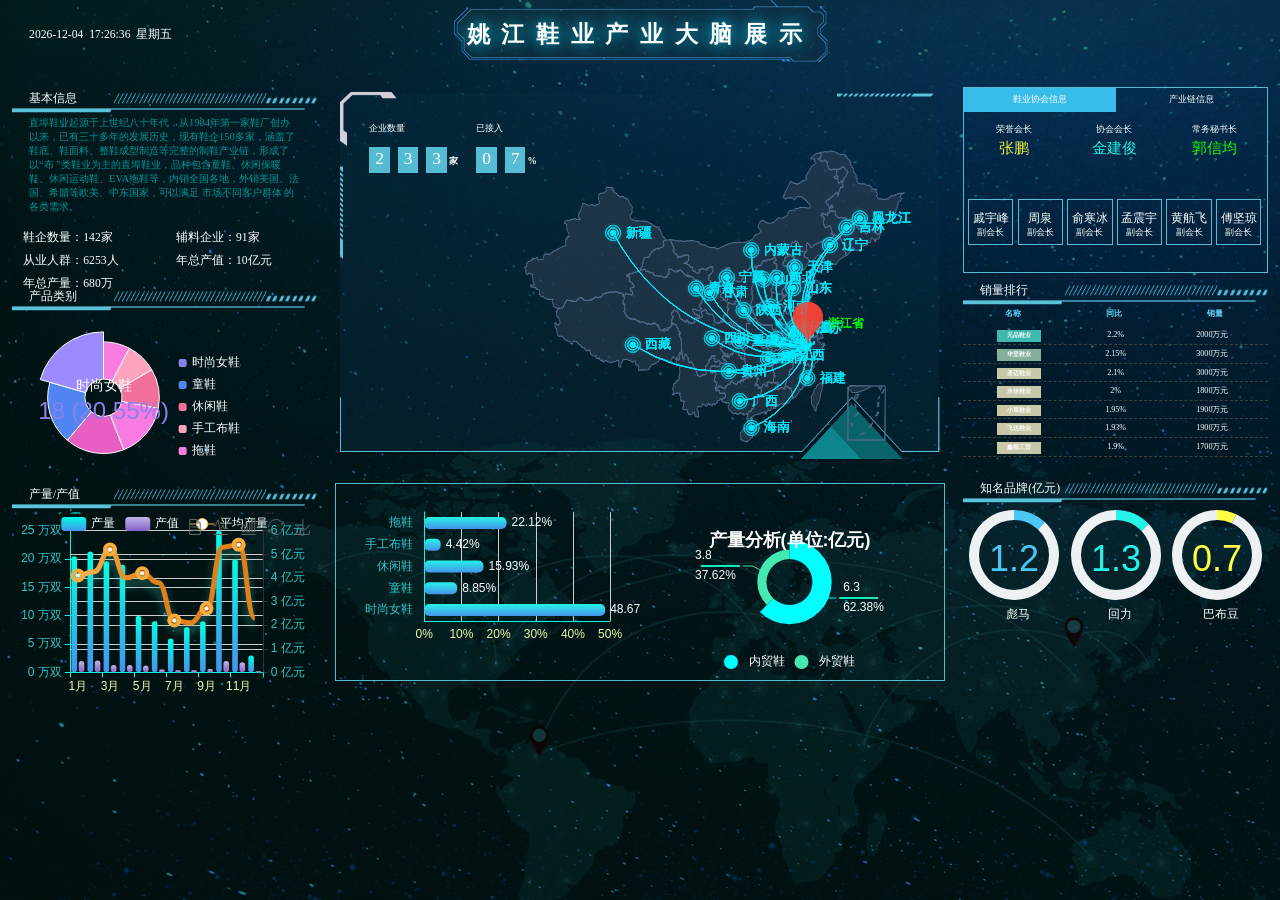
<file: index.html>
<!doctype html>
<!DOCTYPE html>
<html lang="en">

<head>
    <meta charset="utf-8">

    <title>姚江鞋业产业大脑展示</title>
    <link rel="stylesheet" href="css/index.css">
    <script src="js/jquery.js"></script>
    <script>
        $(function() {
            $('.myscroll').myScroll({
                speed: 60, //数值越大，速度越慢
                rowHeight: 38 //li的高度
            });
        })

        $(document).ready(function() {
            var whei = $(window).width()
            $("html").css({
                fontSize: whei / 22
            });
            $(window).resize(function() {
                var whei = $(window).width();
                $("html").css({
                    fontSize: whei / 22
                })
            });
        });
    </script>
</head>

<body>

    <div class="main">

        <!--头部-->
        <div class="header">
            <div class="header-left" id="time"></div>
            <div class="header-cen">
                <h1>姚江鞋业产业大脑展示</h1>
            </div>
            <div class="header-right"></div>
        </div>

        <!--中间-->
        <div class="content">
            <!--左边-->
            <div class="content-left fl">
                <!--左上-->
                <div class="left-top">
                    <div class="title">
                        <span>基本信息</span>
                    </div>
                    <div class="list">
                        <p>直埠鞋业起源于上世纪八十年代，从1984年第一家鞋厂创办以来，已有三十多年的发展历史，现有鞋企150多家，涵盖了鞋底、鞋面料、整鞋成型制造等完整的制鞋产业链，形成了以“布 ”类鞋业为主的直埠鞋业，品种包含童鞋、休闲保暖鞋、休闲运动鞋、EVA拖鞋等，内销全国各地，外销美国、法国、希腊等欧美、中东国家，可以满足 市场不同客户群体 的各类需求。</p>
                        <ul>
                            <li>鞋企数量：142家</li>
                            <li>辅料企业：91家</li>
                            <li>从业人群：6253人</li>
                            <li>年总产值：10亿元</li>
                            <li>年总产量：680万</li>
                           <!-- <li>年总产值：4651万</li> -->
                            <!-- <li>年总产值：4546万</li> -->
                        </ul>
                    </div>
                </div>
                <!--左中-->
                <div class="left-center">
                    <div class="title">
                        <span>产品类别</span>
                    </div>
                    <div class="allnav" id="ceshi"></div>
                </div>
                <!--左下-->
                <div class="left-bottom">
                    <div class="title">
                        <span>产量/产值</span>
                    </div>
                    <div class="allnav" id="ceshi2"></div>
                </div>
            </div>
            <!--中间-->
            <div class="content-center fl">
                <!--头部-->
                <div class="center-top">
                    <div class="top-title">
                        <ul>
                            <li>
                                <p>企业数量</p>
                                <span>2</span>
                                <span>3</span>
                                <span>3</span>
                                <b>家</b>
                            </li>
                            <li>
                                <p>已接入</p>
                                <span>0</span>
                                <span>7</span>
                                <b>%</b>
                            </li>
                        </ul>
                    </div>
                    <div class="top-bottom">
                        <div class="allnav" id="ceshi8"></div>
                    </div>

                </div>
                <!--底部-->
                <div class="center-bottom">
                    <div class="bottom-left fl">
                        <div class="allnav" id="ceshi6"></div>
                    </div>
                    <div class="bottom-right fr">
                        <div class="allnav" id="ceshi7" style="width: 100%;height: 100%;"></div>
                    </div>
                </div>
            </div>
            <!--右边-->
            <div class="content-right fr">
                <!--右上-->
                <div class="right-top">
                    <!--选项卡内容-->
                    <div id="tab_header">
                        <ul>
                            <li class="selected">鞋业协会信息</li>
                            <li>产业链信息</li>
                        </ul>
                    </div>
                    <!--内容-->
                    <div id="tab_content">
                        <div class="dom" style="display: block">
                            <ul>
                                <li>
                                    <p>荣誉会长</p>
                                    <span>张鹏</span>
                                    <!--<label>元</label>-->
                                </li>
                                <li>
                                    <p>协会会长</p>
                                    <span>金建俊</span>
                                    <!--<label>元</label>-->
                                </li>
                                <li>
                                    <p>常务秘书长</p>
                                    <span>郭信均</span>
                                    <!--<label>元</label>-->
                                </li>

                            </ul>
                            <div class="list-t">
                                <ul>
                                    <li>
                                        <span>戚宇峰</span>
                                        <p>副会长</p>
                                    </li>
                                    <li>
                                        <span>周泉</span>
                                        <p>副会长</p>
                                    </li>
                                    <li>
                                        <span>俞寒冰</span>
                                        <p>副会长</p>
                                    </li>
                                    <li>
                                        <span>孟震宇</span>
                                        <p>副会长</p>
                                    </li>
                                    <li>
                                        <span>黄航飞</span>
                                        <p>副会长</p>
                                    </li>
                                    <li>
                                        <span>傅坚琼</span>
                                        <p>副会长</p>
                                    </li>
                                </ul>

                            </div>
                        </div>
                        <div class="dom" style="display: none">
                            <div class="listStyle">

                                <span>外贸鞋业：<strong>10</strong>家</span>
                                <span>内贸鞋业：<strong>132</strong>家</span>
                                <span>新零售企业：<strong>1</strong>家</span>
                                <span>抖音直播企业：<strong>12</strong>家</span>
                                <span>传统电商企业：<strong>20</strong>家</span>
                                <span>物流运输企业：<strong>2</strong>家</span>
                                <span>金融服务：<strong>4</strong>家</span>
                                <span>总用电量：<strong>273.8</strong>千瓦时</span>

                            </div>
                        </div>
                    </div>
                    <!--选项卡内容-->
                </div>
                <!--右中-->
                <div class="right-center">
                    <div class="title">
                        <span>销量排行</span>
                    </div>

                    <div class="echart wenzi">
                        <div class="gun">
                            <span>名称</span>
                            <span>同比</span>
                            <span>销量</span>
                        </div>
                        <div id="FontScroll" class="myscroll">
                            <ul>
                                <li>
                                    <div class="fontInner clearfix">
                                        <span>
                                            <b>云豪鞋业</b>
                                        </span>
                                        <span>2.3%</span>
                                        <span>8000万元</span>
                                    </div>
                                </li>
                                <li>
                                    <div class="fontInner clearfix">
                                        <span>
                                            <b>元品鞋业</b>
                                        </span>
                                        <span>2.2%</span>
                                        <span>2000万元</span>
                                    </div>
                                </li>
                                <li>
                                    <div class="fontInner clearfix">
                                        <span>
                                            <b>华坚鞋业</b>
                                        </span>
                                        <span>2.15%</span>
                                        <span>3000万元</span>
                                    </div>
                                </li>
                                <li>
                                    <div class="fontInner clearfix">
                                        <span>
                                            <b>圣迈鞋业</b>
                                        </span>
                                        <span>2.1%</span>
                                        <span>3000万元</span>
                                    </div>
                                </li>
                                <li>
                                    <div class="fontInner clearfix">
                                        <span>
                                            <b>永佳鞋业</b>
                                        </span>
                                        <span>2%</span>
                                        <span>1800万元</span>
                                    </div>
                                </li>
                                <li>
                                    <div class="fontInner clearfix">
                                        <span>
                                            <b>小草鞋业</b>
                                        </span>
                                        <span>1.95%</span>
                                        <span>1900万元</span>
                                    </div>
                                </li>
                                <li>
                                    <div class="fontInner clearfix">
                                        <span>
                                            <b>飞达鞋业</b>
                                        </span>
                                        <span>1.93%</span>
                                        <span>1900万元</span>
                                    </div>
                                </li>
                                <li>
                                    <div class="fontInner clearfix">
                                        <span>
                                            <b>鑫顺工贸</b>
                                        </span>
                                        <span>1.9%</span>
                                        <span>1700万元</span>
                                    </div>
                                </li>
                                <li>
                                    <div class="fontInner clearfix">
                                        <span>
                                            <b>布捷达鞋业</b>
                                        </span>
                                        <span>1.8%</span>
                                        <span>1800万元</span>
                                    </div>
                                </li>
                                <li>
                                    <div class="fontInner clearfix">
                                        <span>
                                            <b>奥海鞋厂</b>
                                        </span>
                                        <span>1.8%</span>
                                        <span>1600万元</span>
                                    </div>
                                </li>

                            </ul>
                        </div>
                    </div>
                </div>
                <!--右下-->
                <div class="right-bottom">
                    <div class="title">
                        <span>知名品牌(亿元)</span>
                    </div>
                    <div class="right-bottom-t">
                        <div class="b-left" id="ceshi3"></div>
                        <div class="b-cent" id="ceshi4"></div>
                        <div class="b-right" id="ceshi5"></div>
                    </div>
                </div>
            </div>
        </div>



    </div>


    <script src="js/echarts.min.js"></script>
    <script src="js/jquery.min.js"></script>
    <!--<script src="js/data01.js"></script>-->
    <!--<script src="js/mapIndex.js"></script>-->


    <script src="js/echart.js"></script>
    <script src="js/fontscroll.js"></script>
    <script src="js/china.js"></script>





    <script>
        //顶部时间
        function getTime() {
            var myDate = new Date();
            var myYear = myDate.getFullYear(); //获取完整的年份(4位,1970-????)
            var myMonth = myDate.getMonth() + 1; //获取当前月份(0-11,0代表1月)
            var myToday = myDate.getDate(); //获取当前日(1-31)
            var myDay = myDate.getDay(); //获取当前星期X(0-6,0代表星期天)
            var myHour = myDate.getHours(); //获取当前小时数(0-23)
            var myMinute = myDate.getMinutes(); //获取当前分钟数(0-59)
            var mySecond = myDate.getSeconds(); //获取当前秒数(0-59)
            var week = ['星期日', '星期一', '星期二', '星期三', '星期四', '星期五', '星期六'];
            var nowTime;

            nowTime = myYear + '-' + fillZero(myMonth) + '-' + fillZero(myToday) + '&nbsp;&nbsp;' + fillZero(myHour) + ':' + fillZero(myMinute) + ':' + fillZero(mySecond) + '&nbsp;&nbsp;' + week[myDay] + '&nbsp;&nbsp;';
            //console.log(nowTime);
            $('#time').html(nowTime);
        };

        function fillZero(str) {
            var realNum;
            if (str < 10) {
                realNum = '0' + str;
            } else {
                realNum = str;
            }
            return realNum;
        }
        setInterval(getTime, 1000);
    </script>
    <script>
        $(function() {
            var allLis = document.getElementById("tab_header").getElementsByTagName("li");
            var allDom = document.getElementById("tab_content").getElementsByClassName("dom");

            // console.log(allLis, allDom);

            // 2. 遍历监听
            for (var i = 0; i < allLis.length; i++) {
                var li = allLis[i];
                li.index = i;

                li.onclick = function() {
                    console.log(i);
                    for (var j = 0; j < allLis.length; j++) {
                        allLis[j].className = '';
                        allDom[j].style.display = 'none';
                    }

                    this.className = 'selected';
                    allDom[this.index].style.display = 'block';

                }
            }
        })
    </script>


</body>

</html>
</file>
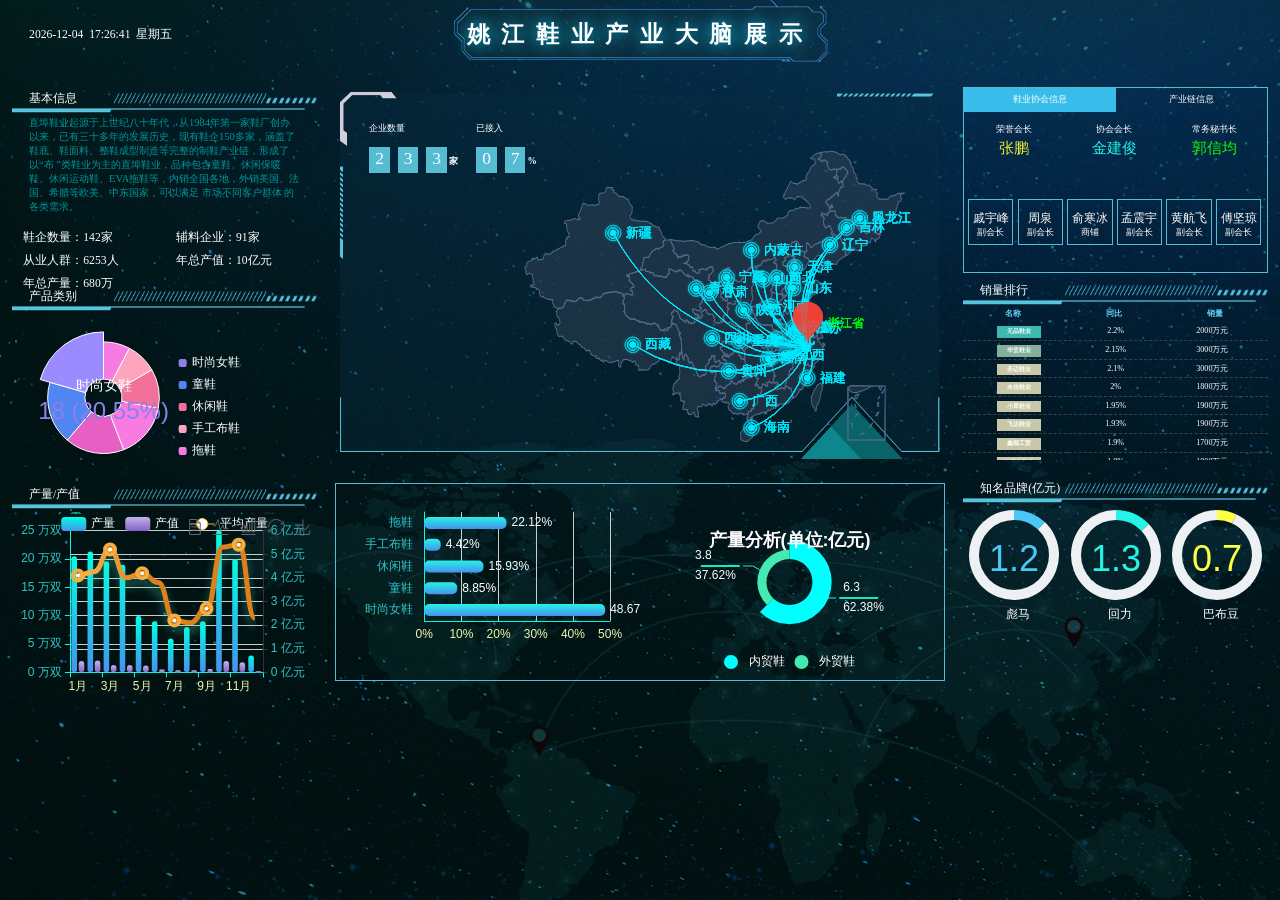
<file: project/index.html>
<!doctype html>
<!DOCTYPE html>
<html lang="en">

<head>
    <meta charset="utf-8">

    <title>姚江鞋业产业大脑展示</title>
    <link rel="stylesheet" href="css/index.css">
    <script src="js/jquery.js"></script>
    <script>
        $(function() {
            $('.myscroll').myScroll({
                speed: 60, //数值越大，速度越慢
                rowHeight: 38 //li的高度
            });
        })

        $(document).ready(function() {
            var whei = $(window).width()
            $("html").css({
                fontSize: whei / 22
            });
            $(window).resize(function() {
                var whei = $(window).width();
                $("html").css({
                    fontSize: whei / 22
                })
            });
        });
    </script>
</head>

<body>

    <div class="main">

        <!--头部-->
        <div class="header">
            <div class="header-left" id="time"></div>
            <div class="header-cen">
                <h1>姚江鞋业产业大脑展示</h1>
            </div>
            <div class="header-right"></div>
        </div>

        <!--中间-->
        <div class="content">
            <!--左边-->
            <div class="content-left fl">
                <!--左上-->
                <div class="left-top">
                    <div class="title">
                        <span>基本信息</span>
                    </div>
                    <div class="list">
                        <p>直埠鞋业起源于上世纪八十年代，从1984年第一家鞋厂创办以来，已有三十多年的发展历史，现有鞋企150多家，涵盖了鞋底、鞋面料、整鞋成型制造等完整的制鞋产业链，形成了以“布 ”类鞋业为主的直埠鞋业，品种包含童鞋、休闲保暖鞋、休闲运动鞋、EVA拖鞋等，内销全国各地，外销美国、法国、希腊等欧美、中东国家，可以满足 市场不同客户群体 的各类需求。</p>
                        <ul>
                            <li>鞋企数量：142家</li>
                            <li>辅料企业：91家</li>
                            <li>从业人群：6253人</li>
                            <li>年总产值：10亿元</li>
                            <li>年总产量：680万</li>
                           <!-- <li>年总产值：4651万</li> -->
                            <!-- <li>年总产值：4546万</li> -->
                        </ul>
                    </div>
                </div>
                <!--左中-->
                <div class="left-center">
                    <div class="title">
                        <span>产品类别</span>
                    </div>
                    <div class="allnav" id="ceshi"></div>
                </div>
                <!--左下-->
                <div class="left-bottom">
                    <div class="title">
                        <span>产量/产值</span>
                    </div>
                    <div class="allnav" id="ceshi2"></div>
                </div>
            </div>
            <!--中间-->
            <div class="content-center fl">
                <!--头部-->
                <div class="center-top">
                    <div class="top-title">
                        <ul>
                            <li>
                                <p>企业数量</p>
                                <span>2</span>
                                <span>3</span>
                                <span>3</span>
                                <b>家</b>
                            </li>
                            <li>
                                <p>已接入</p>
                                <span>0</span>
                                <span>7</span>
                                <b>%</b>
                            </li>
                        </ul>
                    </div>
                    <div class="top-bottom">
                        <div class="allnav" id="ceshi8"></div>
                    </div>

                </div>
                <!--底部-->
                <div class="center-bottom">
                    <div class="bottom-left fl">
                        <div class="allnav" id="ceshi6"></div>
                    </div>
                    <div class="bottom-right fr">
                        <div class="allnav" id="ceshi7" style="width: 100%;height: 100%;"></div>
                    </div>
                </div>
            </div>
            <!--右边-->
            <div class="content-right fr">
                <!--右上-->
                <div class="right-top">
                    <!--选项卡内容-->
                    <div id="tab_header">
                        <ul>
                            <li class="selected">鞋业协会信息</li>
                            <li>产业链信息</li>
                        </ul>
                    </div>
                    <!--内容-->
                    <div id="tab_content">
                        <div class="dom" style="display: block">
                            <ul>
                                <li>
                                    <p>荣誉会长</p>
                                    <span>张鹏</span>
                                    <!--<label>元</label>-->
                                </li>
                                <li>
                                    <p>协会会长</p>
                                    <span>金建俊</span>
                                    <!--<label>元</label>-->
                                </li>
                                <li>
                                    <p>常务秘书长</p>
                                    <span>郭信均</span>
                                    <!--<label>元</label>-->
                                </li>

                            </ul>
                            <div class="list-t">
                                <ul>
                                    <li>
                                        <span>戚宇峰</span>
                                        <p>副会长</p>
                                    </li>
                                    <li>
                                        <span>周泉</span>
                                        <p>副会长</p>
                                    </li>
                                    <li>
                                        <span>俞寒冰</span>
                                        <p>商铺</p>
                                    </li>
                                    <li>
                                        <span>孟震宇</span>
                                        <p>副会长</p>
                                    </li>
                                    <li>
                                        <span>黄航飞</span>
                                        <p>副会长</p>
                                    </li>
                                    <li>
                                        <span>傅坚琼</span>
                                        <p>副会长</p>
                                    </li>
                                </ul>

                            </div>
                        </div>
                        <div class="dom" style="display: none">
                            <div class="listStyle">

                                <span>外贸鞋业：<strong>10</strong>家</span>
                                <span>内贸鞋业：<strong>132</strong>家</span>
                                <span>新零售企业：<strong>1</strong>家</span>
                                <span>抖音直播企业：<strong>12</strong>家</span>
                                <span>传统电商企业：<strong>20</strong>家</span>
                                <span>物流运输企业：<strong>2</strong>家</span>
                                <span>金融服务：<strong>4</strong>家</span>
                                <span>总用电量：<strong>273.8</strong>千瓦时</span>

                            </div>
                        </div>
                    </div>
                    <!--选项卡内容-->
                </div>
                <!--右中-->
                <div class="right-center">
                    <div class="title">
                        <span>销量排行</span>
                    </div>

                    <div class="echart wenzi">
                        <div class="gun">
                            <span>名称</span>
                            <span>同比</span>
                            <span>销量</span>
                        </div>
                        <div id="FontScroll" class="myscroll">
                            <ul>
                                <li>
                                    <div class="fontInner clearfix">
                                        <span>
                                            <b>云豪鞋业</b>
                                        </span>
                                        <span>2.3%</span>
                                        <span>8000万元</span>
                                    </div>
                                </li>
                                <li>
                                    <div class="fontInner clearfix">
                                        <span>
                                            <b>元品鞋业</b>
                                        </span>
                                        <span>2.2%</span>
                                        <span>2000万元</span>
                                    </div>
                                </li>
                                <li>
                                    <div class="fontInner clearfix">
                                        <span>
                                            <b>华坚鞋业</b>
                                        </span>
                                        <span>2.15%</span>
                                        <span>3000万元</span>
                                    </div>
                                </li>
                                <li>
                                    <div class="fontInner clearfix">
                                        <span>
                                            <b>圣迈鞋业</b>
                                        </span>
                                        <span>2.1%</span>
                                        <span>3000万元</span>
                                    </div>
                                </li>
                                <li>
                                    <div class="fontInner clearfix">
                                        <span>
                                            <b>永佳鞋业</b>
                                        </span>
                                        <span>2%</span>
                                        <span>1800万元</span>
                                    </div>
                                </li>
                                <li>
                                    <div class="fontInner clearfix">
                                        <span>
                                            <b>小草鞋业</b>
                                        </span>
                                        <span>1.95%</span>
                                        <span>1900万元</span>
                                    </div>
                                </li>
                                <li>
                                    <div class="fontInner clearfix">
                                        <span>
                                            <b>飞达鞋业</b>
                                        </span>
                                        <span>1.93%</span>
                                        <span>1900万元</span>
                                    </div>
                                </li>
                                <li>
                                    <div class="fontInner clearfix">
                                        <span>
                                            <b>鑫顺工贸</b>
                                        </span>
                                        <span>1.9%</span>
                                        <span>1700万元</span>
                                    </div>
                                </li>
                                <li>
                                    <div class="fontInner clearfix">
                                        <span>
                                            <b>布捷达鞋业</b>
                                        </span>
                                        <span>1.8%</span>
                                        <span>1800万元</span>
                                    </div>
                                </li>
                                <li>
                                    <div class="fontInner clearfix">
                                        <span>
                                            <b>奥海鞋厂</b>
                                        </span>
                                        <span>1.8%</span>
                                        <span>1600万元</span>
                                    </div>
                                </li>

                            </ul>
                        </div>
                    </div>
                </div>
                <!--右下-->
                <div class="right-bottom">
                    <div class="title">
                        <span>知名品牌(亿元)</span>
                    </div>
                    <div class="right-bottom-t">
                        <div class="b-left" id="ceshi3"></div>
                        <div class="b-cent" id="ceshi4"></div>
                        <div class="b-right" id="ceshi5"></div>
                    </div>
                </div>
            </div>
        </div>



    </div>


    <script src="js/echarts.min.js"></script>
    <script src="js/jquery.min.js"></script>
    <!--<script src="js/data01.js"></script>-->
    <!--<script src="js/mapIndex.js"></script>-->


    <script src="js/echart.js"></script>
    <script src="js/fontscroll.js"></script>
    <script src="js/china.js"></script>





    <script>
        //顶部时间
        function getTime() {
            var myDate = new Date();
            var myYear = myDate.getFullYear(); //获取完整的年份(4位,1970-????)
            var myMonth = myDate.getMonth() + 1; //获取当前月份(0-11,0代表1月)
            var myToday = myDate.getDate(); //获取当前日(1-31)
            var myDay = myDate.getDay(); //获取当前星期X(0-6,0代表星期天)
            var myHour = myDate.getHours(); //获取当前小时数(0-23)
            var myMinute = myDate.getMinutes(); //获取当前分钟数(0-59)
            var mySecond = myDate.getSeconds(); //获取当前秒数(0-59)
            var week = ['星期日', '星期一', '星期二', '星期三', '星期四', '星期五', '星期六'];
            var nowTime;

            nowTime = myYear + '-' + fillZero(myMonth) + '-' + fillZero(myToday) + '&nbsp;&nbsp;' + fillZero(myHour) + ':' + fillZero(myMinute) + ':' + fillZero(mySecond) + '&nbsp;&nbsp;' + week[myDay] + '&nbsp;&nbsp;';
            //console.log(nowTime);
            $('#time').html(nowTime);
        };

        function fillZero(str) {
            var realNum;
            if (str < 10) {
                realNum = '0' + str;
            } else {
                realNum = str;
            }
            return realNum;
        }
        setInterval(getTime, 1000);
    </script>
    <script>
        $(function() {
            var allLis = document.getElementById("tab_header").getElementsByTagName("li");
            var allDom = document.getElementById("tab_content").getElementsByClassName("dom");

            // console.log(allLis, allDom);

            // 2. 遍历监听
            for (var i = 0; i < allLis.length; i++) {
                var li = allLis[i];
                li.index = i;

                li.onclick = function() {
                    console.log(i);
                    for (var j = 0; j < allLis.length; j++) {
                        allLis[j].className = '';
                        allDom[j].style.display = 'none';
                    }

                    this.className = 'selected';
                    allDom[this.index].style.display = 'block';

                }
            }
        })
    </script>


</body>

</html>
</file>
<file: css/index.css>
* {
    -webkit-box-sizing: border-box;
    -moz-box-sizing: border-box;
    box-sizing: border-box
}

*,
body {
    padding: 0px;
    margin: 0px;
    color: #222;
    font-family: "微软雅黑";
}

html,
body {
    background: url("../img/bj.png") no-repeat;
    background-size: cover;
    font-size: .16rem;
    color: #ffffff;
    position: relative;
    width: 100%;
    height: 100%;
}

.fl {
    float: left;
}

.fr {
    float: right;
}

ul,
ol {
    list-style: none;
}

/*谷哥滚动条样式*/

::-webkit-scrollbar {
    width: 5px;
    height: 5px;
    position: absolute
}

::-webkit-scrollbar-thumb {
    background-color: #5bc0de
}

::-webkit-scrollbar-track {
    background-color: #ddd
}

/***/
.allnav {
    height: 100%;
}

.main {
    /*width: 100%;
    height: 100%;
    background: url("../img/bj.png") no-repeat;
    background-size: cover;
    position: relative;*/
}

/*头部*/
.header {
    height: 1.2rem;
    width: 100%;
    /*background:red;*/
}

/*头部左边*/
.header .header-left {
    float: left;
    width: 35%;
    height: 1.2rem;
    color: #ffffff;
    /*text-align: center;*/
    line-height: 1.2rem;
    padding-left: .5rem;
    font-size: .2rem;
    /*border: 1px solid gold;*/
}

/*头部中间*/
.header .header-cen {
    float: left;
    width: 30%;
    height: 1.2rem;
    /*border: 1px solid green;*/
    background: url("../img/b.png") no-repeat center top;
    background-size: 100% 100%;
    text-align: center;
    line-height: 1.2rem;
}

.header .header-cen h1 {
    font-size: .4rem;
    color: #ffffff;
    letter-spacing: 0.2rem;
    text-shadow: 0 0 .3rem #00d8ff;
}

/*头部右边*/
.header .header-right {
    float: right;
    width: 35%;
    height: 1.2rem;
    /*border: 1px solid purple;*/
}

/*中间*/
.content {
    padding: .2rem .1rem 0 .1rem;
}

/*中间左边*/
.content .content-left {
    width: 25%;
    padding: .1rem;
    /*border: 1px solid red;*/
}

.content .content-left .left-top {
    width: 100%;
    height: 3.2rem;
    /*border: 1px solid gold;*/
    margin-bottom: .2rem;
}

.title {
    width: 100%;
    height: .4rem;
    /*border: 1px solid red;*/
    color: #ffffff;
    font-size: .2rem;
    padding-left: .3rem;
    line-height: .4rem;
    background: url("../img/ksh33.png") no-repeat;
    background-size: 100% 100%;
    margin-top: .1rem;
    position: relative;
}

.title span {
    display: inline-block;
    color: #ffffff;
    font-size: .2rem;
    position: absolute;
    top: -.1rem;
}

.list p {
    font-size: .18rem;
    color: #029698;
    padding: 0 .3rem;
}

.list li {
    float: left;
    font-size: .2rem;
    color: #ffffff;
    width: 50%;
    height: .4rem;
    line-height: .4rem;
    padding: .2rem;
}

.content .content-left .left-center {
    width: 100%;
    height: 3.2rem;
    /*border: 1px solid gold;*/
    margin-bottom: .2rem;
}

.content .content-left .left-bottom {
    width: 100%;
    height: 3.2rem;
    /* border: 1px solid gold;*/
}




/*中间*/
.content .content-center {
    width: 50%;
    padding: .1rem .2rem .1rem .2rem;
    /*border: 1px solid purple;*/
}

.content .content-center .center-top {
    width: 100%;
    height: 6.5rem;
    /*border: 1px solid red;*/
    background: url("../img/a.png") no-repeat;
    background-size: 100% 100%;
    box-sizing: border-box;
    margin-bottom: .3rem;
    position: relative;
}

.content .content-center .center-top .top-title {
    position: absolute;
    width: 35%;
    height: 3rem;
    /*border: 1px solid red;*/
    left: .5rem;
    top: .5rem;
}

.content .content-center .center-top .top-title li {
    float: left;
    width: 50%;
    height: 1rem;
    /*border: 1px solid green;*/
}

.content .content-center .center-top .top-title li p,
.content .content-center .center-top .top-title li span,
.content .content-center .center-top .top-title li b {
    color: #ffffff;
}

.content .content-center .center-top .top-title li p {
    padding: .1rem;
}

.content .content-center .center-top .top-title li span {
    text-align: center;
    display: inline-block;
    width: .35rem;
    height: .45rem;
    background: #55bcd4;
    margin-left: .1rem;
    line-height: .4rem;
    font-size: .3rem;
    margin-top: .1rem;
}

.content .content-center .center-top .top-bottom {
    width: 70%;
    height: 80%;
    position: absolute;
    /*border: 1px solid red;*/
    bottom: .3rem;
    right: .3rem;
}

.content .content-center .center-bottom {
    width: 100%;
    height: 3.4rem;
    padding: .1rem;
    border: 1px solid #55bcd4;
    box-sizing: border-box;
}

.content .content-center .center-bottom .bottom-left {
    width: 50%;
    height: 100%;
    /*border: 1px solid green;*/
}

.content .content-center .center-bottom .bottom-right {
    width: 50%;
    height: 100%;
    /*border: 1px solid green;*/
}


/*中间右边*/
.content .content-right {
    width: 25%;
    padding: .1rem;
}

.content .content-right .right-top {
    width: 100%;
    height: 3.2rem;
    border: 1px solid #55bcd4;
    margin-bottom: .2rem;
}

#tab_header {
    width: 100%;
    height: .4rem;
    /*    border: 1px solid red;*/
}

#tab_header .selected {
    background: rgba(56, 188, 233, 1);
}

#tab_header li {
    float: left;
    width: 50%;
    color: #ffffff;
    text-align: center;
    line-height: .4rem;
    cursor: pointer;
}

#tab_content {
    width: 100%;
    height: 2.8rem;
    /*    border: 1px solid purple;*/
}

#tab_content .dom li p,
#tab_content .dom li span,
#tab_content .dom li label {
    color: #ffffff;
}

#tab_content .dom li {
    width: 33%;
    height: 1.2rem;
    /*border: 1px solid red;*/
    text-align: center;
    float: left;
    padding: .2rem;
}

#tab_content .dom li p {
    margin-bottom: 0.05rem;
}

#tab_content .dom li span {

    font-size: .25rem;
    padding-top: .1rem;
}

#tab_content .dom li:nth-child(1) span {
    color: #ebec2f;
}

#tab_content .dom li:nth-child(2) span {
    color: #25f3e6;
}

#tab_content .dom li:nth-child(3) span {
    color: #13ff03;
}

#tab_content .dom .list-t {
    float: left;
    width: 100%;
    height: 1.5rem;
    padding-top: .3rem;
}

#tab_content .dom .list-t li {
    width: 15%;
    height: .8rem;
    float: left;
    border: 1px solid #55bcd4;
    text-align: center;
    padding: 0 !important;
    margin-left: 0.07rem;

}

#tab_content .dom .list-t li span,
#tab_content .dom .list-t li p {
    color: #ffffff;
}

#tab_content .dom .list-t li span {
    display: inline-block;
    font-size: .2rem;
    margin-top: .1rem;
}

.listStyle {
    width: 100%;
    height: 100%;
    /*border: 1px solid red;*/
    margin-top: .3rem;
}

.listStyle span {
    float: left;
    width: 50%;
    height: .4rem;
    font-size: .2rem;
    color: #ffffff;
    display: inline-block;
    padding-left: .2rem;
    text-align: center;
    line-height: .4rem;
}

.listStyle strong {
    color: #00ffff;
}




.content .content-right .right-center {
    width: 100%;
    height: 3.2rem;
    /*border: 1px solid gold;*/
    margin-bottom: .2rem;
}

.content .content-right .right-bottom {
    width: 100%;
    height: 3.2rem;
    /*border: 1px solid gold;*/
}

.content .content-right .right-bottom .right-bottom-t {
    /*margin-top: .8rem;*/
    width: 100%;
    height: 2.8rem;
    /*height: calc(100% - 1.6rem);*/
    /*border: 1px solid red;*/
}

/*右下角的插入图片*/
.content .content-right .right-bottom .right-bottom-t .b-left {
    float: left;
    width: 33.3%;
    height: 100%;
    text-align: center;

     /*width: 33.3%;*/
    /*height: 100%;*/
    /*border: 1px solid red;*/
    /*background: url("../img/shuangxin.jpg") no-repeat;*/
    /*background-size: 10% 10%;*/
    /*box-sizing: border-box;*/
    /*margin-bottom: .10rem;*/
    /*position: relative;*/
}

.content .content-right .right-bottom .right-bottom-t .b-cent {
    float: left;
    width: 33.3%;
    height: 100%;
}

.content .content-right .right-bottom .right-bottom-t .b-right {
    float: left;
    width: 33.3%;
    height: 100%;
}



.gun {
    /* width: 100%;*/
    /*margin: 20px;*/
}

.gun span {
    display: block;
    float: left;
    height: .2rem;
    width: 33%;
    /*background: red;*/
    /*margin: 15px 10px 10px 10px;*/
    /*padding: 20px;*/
    text-align: center;
    font-size: 0.14rem;
    font-weight: 600;
    color: #61d2f7;
    text-align: center;
    margin-bottom: .1rem;
}

#FontScroll {
    width: 100%;
    height: 2.3rem;
    overflow: hidden;
    /*float: left;*/
    margin-top: .1rem;
    /*margin: 0 5%;*/
    /*margin-left: 50px;*/

    /*background: gold;*/

}

#FontScroll ul li {
    height: .32rem;
    width: 100%;
    color: #ffffff;
    text-align: center;
    line-height: .32rem;
    /*border-bottom: 1px dashed #404040;*/
    /*width:33.3%;*/
    overflow: hidden;
    font-size: 0.14rem;
    border-bottom: 1px dashed #404040;
    /*width:33.3%;*/


    /*background: red;
    margin: 0 2%;*/

}

#FontScroll ul li:nth-child(1) {
    /*background-color: #072951;*/
    box-shadow: -10px 0px 15px #034c6a inset,
        /*左边阴影*/
        10px 0px 15px #034c6a inset;

}

#FontScroll ul li:hover {
    box-shadow: -10px 0px 15px #034c6a inset,
        /*左边阴影*/
        10px 0px 15px #034c6a inset;
    cursor: pointer;
}

.fontInner span {
    display: inline-block;
    /*float: left;*/
    /*height: 20px;*/
    width: 31%;
    color: #ffffff;

    /*background: red;*/

}

.fontInner span b {
    display: inline-block;
    width: .75rem;
    height: .2rem;
    /*border-radius: 0.03rem;*/
    color: #ffffff;
    line-height: .2rem;
    font-size: .1rem;
}

/*#FontScroll ul li:nth-child(1) .fontInner span b{
    background: #EB6841

}*/

#FontScroll ul li:nth-child(1) .fontInner span b {
    background: #FE4365
}

#FontScroll ul li:nth-child(2) .fontInner span b {
    background: #3FB8AF
}

#FontScroll ul li:nth-child(3) .fontInner span b {
    background: #83AF9B
}

#FontScroll ul li .fontInner span b {
    background: #C8C8A9
}

/*#FontScroll ul li:nth-child(8n-4) .fontInner span b{ background: #20a8fe }
#FontScroll ul li:nth-child(8n-3) .fontInner span b{ background: #EB6841 }
#FontScroll ul li:nth-child(8n-2) .fontInner span b{ background: #3FB8AF }
#FontScroll ul li:nth-child(8n-1) .fontInner span b{ background: #FE4365 }
#FontScroll ul li:nth-child(8n-5) .fontInner span b{ background: #FC9D9A }
#FontScroll ul li:nth-child(8n-6) .fontInner span b{ background: #EDC951 }
#FontScroll ul li:nth-child(8n-7) .fontInner span b{ background: #C8C8A9 }
#FontScroll ul li:nth-child(8n) .fontInner span b{ background: #83AF9B }
#FontScroll ul li:first-child .fontInner span b{ background: #036564 }
#FontScroll ul li:last-child .fontInner span b{ background: #3299BB }*/
</file>
<file: project/css/index.css>
* {
    -webkit-box-sizing: border-box;
    -moz-box-sizing: border-box;
    box-sizing: border-box
}

*,
body {
    padding: 0px;
    margin: 0px;
    color: #222;
    font-family: "微软雅黑";
}

html,
body {
    background: url("../img/bj.png") no-repeat;
    background-size: cover;
    font-size: .16rem;
    color: #ffffff;
    position: relative;
    width: 100%;
    height: 100%;
}

.fl {
    float: left;
}

.fr {
    float: right;
}

ul,
ol {
    list-style: none;
}

/*谷哥滚动条样式*/

::-webkit-scrollbar {
    width: 5px;
    height: 5px;
    position: absolute
}

::-webkit-scrollbar-thumb {
    background-color: #5bc0de
}

::-webkit-scrollbar-track {
    background-color: #ddd
}

/***/
.allnav {
    height: 100%;
}

.main {
    /*width: 100%;
    height: 100%;
    background: url("../img/bj.png") no-repeat;
    background-size: cover;
    position: relative;*/
}

/*头部*/
.header {
    height: 1.2rem;
    width: 100%;
    /*background:red;*/
}

/*头部左边*/
.header .header-left {
    float: left;
    width: 35%;
    height: 1.2rem;
    color: #ffffff;
    /*text-align: center;*/
    line-height: 1.2rem;
    padding-left: .5rem;
    font-size: .2rem;
    /*border: 1px solid gold;*/
}

/*头部中间*/
.header .header-cen {
    float: left;
    width: 30%;
    height: 1.2rem;
    /*border: 1px solid green;*/
    background: url("../img/b.png") no-repeat center top;
    background-size: 100% 100%;
    text-align: center;
    line-height: 1.2rem;
}

.header .header-cen h1 {
    font-size: .4rem;
    color: #ffffff;
    letter-spacing: 0.2rem;
    text-shadow: 0 0 .3rem #00d8ff;
}

/*头部右边*/
.header .header-right {
    float: right;
    width: 35%;
    height: 1.2rem;
    /*border: 1px solid purple;*/
}

/*中间*/
.content {
    padding: .2rem .1rem 0 .1rem;
}

/*中间左边*/
.content .content-left {
    width: 25%;
    padding: .1rem;
    /*border: 1px solid red;*/
}

.content .content-left .left-top {
    width: 100%;
    height: 3.2rem;
    /*border: 1px solid gold;*/
    margin-bottom: .2rem;
}

.title {
    width: 100%;
    height: .4rem;
    /*border: 1px solid red;*/
    color: #ffffff;
    font-size: .2rem;
    padding-left: .3rem;
    line-height: .4rem;
    background: url("../img/ksh33.png") no-repeat;
    background-size: 100% 100%;
    margin-top: .1rem;
    position: relative;
}

.title span {
    display: inline-block;
    color: #ffffff;
    font-size: .2rem;
    position: absolute;
    top: -.1rem;
}

.list p {
    font-size: .18rem;
    color: #029698;
    padding: 0 .3rem;
}

.list li {
    float: left;
    font-size: .2rem;
    color: #ffffff;
    width: 50%;
    height: .4rem;
    line-height: .4rem;
    padding: .2rem;
}

.content .content-left .left-center {
    width: 100%;
    height: 3.2rem;
    /*border: 1px solid gold;*/
    margin-bottom: .2rem;
}

.content .content-left .left-bottom {
    width: 100%;
    height: 3.2rem;
    /* border: 1px solid gold;*/
}




/*中间*/
.content .content-center {
    width: 50%;
    padding: .1rem .2rem .1rem .2rem;
    /*border: 1px solid purple;*/
}

.content .content-center .center-top {
    width: 100%;
    height: 6.5rem;
    /*border: 1px solid red;*/
    background: url("../img/a.png") no-repeat;
    background-size: 100% 100%;
    box-sizing: border-box;
    margin-bottom: .3rem;
    position: relative;
}

.content .content-center .center-top .top-title {
    position: absolute;
    width: 35%;
    height: 3rem;
    /*border: 1px solid red;*/
    left: .5rem;
    top: .5rem;
}

.content .content-center .center-top .top-title li {
    float: left;
    width: 50%;
    height: 1rem;
    /*border: 1px solid green;*/
}

.content .content-center .center-top .top-title li p,
.content .content-center .center-top .top-title li span,
.content .content-center .center-top .top-title li b {
    color: #ffffff;
}

.content .content-center .center-top .top-title li p {
    padding: .1rem;
}

.content .content-center .center-top .top-title li span {
    text-align: center;
    display: inline-block;
    width: .35rem;
    height: .45rem;
    background: #55bcd4;
    margin-left: .1rem;
    line-height: .4rem;
    font-size: .3rem;
    margin-top: .1rem;
}

.content .content-center .center-top .top-bottom {
    width: 70%;
    height: 80%;
    position: absolute;
    /*border: 1px solid red;*/
    bottom: .3rem;
    right: .3rem;
}

.content .content-center .center-bottom {
    width: 100%;
    height: 3.4rem;
    padding: .1rem;
    border: 1px solid #55bcd4;
    box-sizing: border-box;
}

.content .content-center .center-bottom .bottom-left {
    width: 50%;
    height: 100%;
    /*border: 1px solid green;*/
}

.content .content-center .center-bottom .bottom-right {
    width: 50%;
    height: 100%;
    /*border: 1px solid green;*/
}


/*中间右边*/
.content .content-right {
    width: 25%;
    padding: .1rem;
}

.content .content-right .right-top {
    width: 100%;
    height: 3.2rem;
    border: 1px solid #55bcd4;
    margin-bottom: .2rem;
}

#tab_header {
    width: 100%;
    height: .4rem;
    /*    border: 1px solid red;*/
}

#tab_header .selected {
    background: rgba(56, 188, 233, 1);
}

#tab_header li {
    float: left;
    width: 50%;
    color: #ffffff;
    text-align: center;
    line-height: .4rem;
    cursor: pointer;
}

#tab_content {
    width: 100%;
    height: 2.8rem;
    /*    border: 1px solid purple;*/
}

#tab_content .dom li p,
#tab_content .dom li span,
#tab_content .dom li label {
    color: #ffffff;
}

#tab_content .dom li {
    width: 33%;
    height: 1.2rem;
    /*border: 1px solid red;*/
    text-align: center;
    float: left;
    padding: .2rem;
}

#tab_content .dom li p {
    margin-bottom: 0.05rem;
}

#tab_content .dom li span {

    font-size: .25rem;
    padding-top: .1rem;
}

#tab_content .dom li:nth-child(1) span {
    color: #ebec2f;
}

#tab_content .dom li:nth-child(2) span {
    color: #25f3e6;
}

#tab_content .dom li:nth-child(3) span {
    color: #13ff03;
}

#tab_content .dom .list-t {
    float: left;
    width: 100%;
    height: 1.5rem;
    padding-top: .3rem;
}

#tab_content .dom .list-t li {
    width: 15%;
    height: .8rem;
    float: left;
    border: 1px solid #55bcd4;
    text-align: center;
    padding: 0 !important;
    margin-left: 0.07rem;

}

#tab_content .dom .list-t li span,
#tab_content .dom .list-t li p {
    color: #ffffff;
}

#tab_content .dom .list-t li span {
    display: inline-block;
    font-size: .2rem;
    margin-top: .1rem;
}

.listStyle {
    width: 100%;
    height: 100%;
    /*border: 1px solid red;*/
    margin-top: .3rem;
}

.listStyle span {
    float: left;
    width: 50%;
    height: .4rem;
    font-size: .2rem;
    color: #ffffff;
    display: inline-block;
    padding-left: .2rem;
    text-align: center;
    line-height: .4rem;
}

.listStyle strong {
    color: #00ffff;
}




.content .content-right .right-center {
    width: 100%;
    height: 3.2rem;
    /*border: 1px solid gold;*/
    margin-bottom: .2rem;
}

.content .content-right .right-bottom {
    width: 100%;
    height: 3.2rem;
    /*border: 1px solid gold;*/
}

.content .content-right .right-bottom .right-bottom-t {
    /*margin-top: .8rem;*/
    width: 100%;
    height: 2.8rem;
    /*height: calc(100% - 1.6rem);*/
    /*border: 1px solid red;*/
}

/*右下角的插入图片*/
.content .content-right .right-bottom .right-bottom-t .b-left {
    float: left;
    width: 33.3%;
    height: 100%;
    text-align: center;

     /*width: 33.3%;*/
    /*height: 100%;*/
    /*border: 1px solid red;*/
    /*background: url("../img/shuangxin.jpg") no-repeat;*/
    /*background-size: 10% 10%;*/
    /*box-sizing: border-box;*/
    /*margin-bottom: .10rem;*/
    /*position: relative;*/
}

.content .content-right .right-bottom .right-bottom-t .b-cent {
    float: left;
    width: 33.3%;
    height: 100%;
}

.content .content-right .right-bottom .right-bottom-t .b-right {
    float: left;
    width: 33.3%;
    height: 100%;
}



.gun {
    /* width: 100%;*/
    /*margin: 20px;*/
}

.gun span {
    display: block;
    float: left;
    height: .2rem;
    width: 33%;
    /*background: red;*/
    /*margin: 15px 10px 10px 10px;*/
    /*padding: 20px;*/
    text-align: center;
    font-size: 0.14rem;
    font-weight: 600;
    color: #61d2f7;
    text-align: center;
    margin-bottom: .1rem;
}

#FontScroll {
    width: 100%;
    height: 2.3rem;
    overflow: hidden;
    /*float: left;*/
    margin-top: .1rem;
    /*margin: 0 5%;*/
    /*margin-left: 50px;*/

    /*background: gold;*/

}

#FontScroll ul li {
    height: .32rem;
    width: 100%;
    color: #ffffff;
    text-align: center;
    line-height: .32rem;
    /*border-bottom: 1px dashed #404040;*/
    /*width:33.3%;*/
    overflow: hidden;
    font-size: 0.14rem;
    border-bottom: 1px dashed #404040;
    /*width:33.3%;*/


    /*background: red;
    margin: 0 2%;*/

}

#FontScroll ul li:nth-child(1) {
    /*background-color: #072951;*/
    box-shadow: -10px 0px 15px #034c6a inset,
        /*左边阴影*/
        10px 0px 15px #034c6a inset;

}

#FontScroll ul li:hover {
    box-shadow: -10px 0px 15px #034c6a inset,
        /*左边阴影*/
        10px 0px 15px #034c6a inset;
    cursor: pointer;
}

.fontInner span {
    display: inline-block;
    /*float: left;*/
    /*height: 20px;*/
    width: 31%;
    color: #ffffff;

    /*background: red;*/

}

.fontInner span b {
    display: inline-block;
    width: .75rem;
    height: .2rem;
    /*border-radius: 0.03rem;*/
    color: #ffffff;
    line-height: .2rem;
    font-size: .1rem;
}

/*#FontScroll ul li:nth-child(1) .fontInner span b{
    background: #EB6841

}*/

#FontScroll ul li:nth-child(1) .fontInner span b {
    background: #FE4365
}

#FontScroll ul li:nth-child(2) .fontInner span b {
    background: #3FB8AF
}

#FontScroll ul li:nth-child(3) .fontInner span b {
    background: #83AF9B
}

#FontScroll ul li .fontInner span b {
    background: #C8C8A9
}

/*#FontScroll ul li:nth-child(8n-4) .fontInner span b{ background: #20a8fe }
#FontScroll ul li:nth-child(8n-3) .fontInner span b{ background: #EB6841 }
#FontScroll ul li:nth-child(8n-2) .fontInner span b{ background: #3FB8AF }
#FontScroll ul li:nth-child(8n-1) .fontInner span b{ background: #FE4365 }
#FontScroll ul li:nth-child(8n-5) .fontInner span b{ background: #FC9D9A }
#FontScroll ul li:nth-child(8n-6) .fontInner span b{ background: #EDC951 }
#FontScroll ul li:nth-child(8n-7) .fontInner span b{ background: #C8C8A9 }
#FontScroll ul li:nth-child(8n) .fontInner span b{ background: #83AF9B }
#FontScroll ul li:first-child .fontInner span b{ background: #036564 }
#FontScroll ul li:last-child .fontInner span b{ background: #3299BB }*/
</file>
